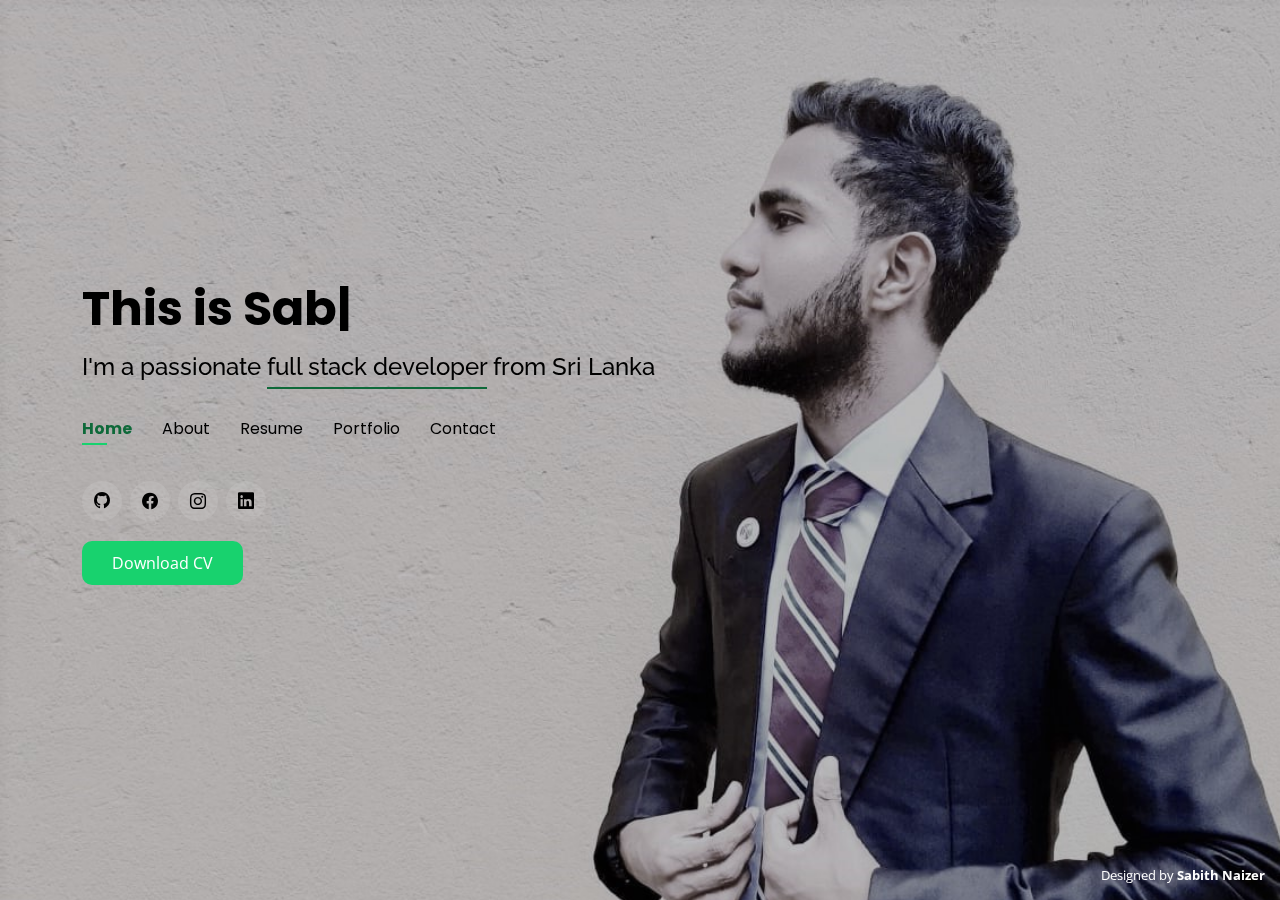
<file: index.html>
<!DOCTYPE html>
<html lang="en">

<head>
  <meta charset="utf-8">
  <meta content="width=device-width, initial-scale=1.0" name="viewport">

  <title>Sabith Naizer</title>
  <meta content="" name="description">
  <meta content="" name="keywords">

  <!-- Favicons -->
  <link href="assets/img/icon.png" rel="icon">
  <link href="assets/img/apple-touch-icon.png" rel="apple-touch-icon">

  <!-- Google Fonts -->
  <link href="https://fonts.googleapis.com/css?family=Open+Sans:300,300i,400,400i,600,600i,700,700i|Raleway:300,300i,400,400i,500,500i,600,600i,700,700i|Poppins:300,300i,400,400i,500,500i,600,600i,700,700i" rel="stylesheet">

  <!-- Vendor CSS Files -->
  <link href="assets/vendor/bootstrap/css/bootstrap.min.css" rel="stylesheet">
  <link href="assets/vendor/bootstrap-icons/bootstrap-icons.css" rel="stylesheet">
  <link href="assets/vendor/boxicons/css/boxicons.min.css" rel="stylesheet">
  <link href="assets/vendor/glightbox/css/glightbox.min.css" rel="stylesheet">
  <link href="assets/vendor/remixicon/remixicon.css" rel="stylesheet">
  <link href="assets/vendor/swiper/swiper-bundle.min.css" rel="stylesheet">

  <!-- Template Main CSS File -->
  <link href="assets/css/style.css" rel="stylesheet">

  <!-- =======================================================
  * Template Name: Personal - v4.2.0
  * Template URL: https://bootstrapmade.com/personal-free-resume-bootstrap-template/
  * Author: BootstrapMade.com
  * License: https://bootstrapmade.com/license/
  ======================================================== -->
</head>

<body>

  <!-- ======= Header ======= -->
  <header id="header">
    <div class="container">

      <h1><a href="index.html">This is <span class="typed" data-typed-items="Sabith Naizer"></span></a></h1>
      <h1 id="h1-top"><a href="index.html">Sabith Naizer</a></h1>
      <h2>I'm a passionate <span>full stack developer</span> from Sri Lanka</h2>

      <nav id="navbar" class="navbar">
        <ul>
          <li><a class="nav-link active" href="#header">Home</a></li>
          <li><a class="nav-link" href="#about">About</a></li>
          <li><a class="nav-link" href="#resume">Resume</a></li>
          <!-- <li><a class="nav-link" href="#services">Services</a></li> -->
          <li><a class="nav-link" href="#portfolio">Portfolio</a></li>
          <li><a class="nav-link" href="#contact">Contact</a></li>
        </ul>
        <i class="bi bi-list mobile-nav-toggle"></i>
      </nav><!-- .navbar -->

      <div class="social-links">
        <a href="https://github.com/SabithNaizer" class="twitter"><i class="bi bi-github"></i></a>
        <a href="https://www.facebook.com/SabithNaizer/" class="facebook"><i class="bi bi-facebook"></i></a>
        <a href="https://www.instagram.com/sabith_naizer/" class="instagram"><i class="bi bi-instagram"></i></a>
        <a href="https://www.linkedin.com/in/sabith-naizer/" class="linkedin"><i class="bi bi-linkedin"></i></a>
      </div>
      <button id="headerCv"   ><a href="assets/CV/Curriculum Vitae.pdf" download="Sabith CV"> Download CV</a> </button>
    </div>
  </header><!-- End Header -->

  <!-- ======= About Section ======= -->
  <section id="about" class="about">

    <!-- ======= About Me ======= -->
    <div class="about-me container">

      <div class="section-title">
        <h2>About</h2>
        <p>Learn more about me</p>
      </div>

      <div class="row">
        <div class="col-lg-4" data-aos="fade-right">
          <img src="assets/img/sabith.png" class="img-fluid" alt="">
        </div>
        <div class="col-lg-8 pt-4 pt-lg-0 content" data-aos="fade-left">
          <h3>Full Stack Developer</h3>
          <p class="fst-italic">
            I am a Computer Science undergraduate who is currently studying at
            Informatics Institute of Technology. I am an effective team player with
            excellent analytical skills and confident in my ability to solve complex
            problems. I am seeking to use my knowledge in Full Stack Development,
            Machine Learning and Data Science as an entry point to the industry
          </p>
          <div class="row">
            <div class="col-lg-6">
              <ul>
                <li><i class="bi bi-chevron-right"></i> <strong>Birthday:</strong> <span>15 January 2000</span></li>
                <li><i class="bi bi-chevron-right" ></i> <strong>Github:</strong> <span>github.com/SabithNaizer</span></li>
                <li><i class="bi bi-chevron-right"></i> <strong>Phone:</strong> <span>+94 76 3274506</span></li>
                <li><i class="bi bi-chevron-right"></i> <strong>City:</strong> <span>Panadura, Sri Lanka</span></li>
              </ul>
            </div>
            <div class="col-lg-6">
              <ul>
                <li><i class="bi bi-chevron-right"></i> <strong>Age:</strong> <span>21</span></li>
                <li><i class="bi bi-chevron-right"></i> <strong>Degree:</strong> <span>BSc. in Computer Science</span></li>
                <li><i class="bi bi-chevron-right"></i> <strong>Email:</strong> <span>sabithnaizer@gmail.com</span></li>
                <li><i class="bi bi-chevron-right"></i> <strong>Linkedin:</strong> <span>linkedin.com/in/sabith-naizer/</span></li>
              </ul>
            </div>
          </div>
        </div>
      </div>

    </div>
    <!-- End About Me -->
    <!-- testing -->

    <!-- ======= Counts ======= -->
    <!-- <div class="counts container">

      <div class="row">

        <div class="col-lg-3 col-md-6">
          <div class="count-box">
            <i class="bi bi-emoji-smile"></i>
            <span data-purecounter-start="0" data-purecounter-end="232" data-purecounter-duration="1" class="purecounter"></span>
            <p>Happy Clients</p>
          </div>
        </div>

        <div class="col-lg-3 col-md-6 mt-5 mt-md-0">
          <div class="count-box">
            <i class="bi bi-journal-richtext"></i>
            <span data-purecounter-start="0" data-purecounter-end="521" data-purecounter-duration="1" class="purecounter"></span>
            <p>Projects</p>
          </div>
        </div>

        <div class="col-lg-3 col-md-6 mt-5 mt-lg-0">
          <div class="count-box">
            <i class="bi bi-headset"></i>
            <span data-purecounter-start="0" data-purecounter-end="1463" data-purecounter-duration="1" class="purecounter"></span>
            <p>Hours Of Support</p>
          </div>
        </div>

        <div class="col-lg-3 col-md-6 mt-5 mt-lg-0">
          <div class="count-box">
            <i class="bi bi-award"></i>
            <span data-purecounter-start="0" data-purecounter-end="24" data-purecounter-duration="1" class="purecounter"></span>
            <p>Awards</p>
          </div>
        </div>

      </div>

    </div>-->
    <!-- End Counts -->

    <!-- ======= Skills  ======= -->
    <div class="skills container">

      <div class="section-title">
        <h2>Skills</h2>
      </div>

      <div class="row skills-content">

        <div class="col-lg-6">

          <div class="progress">
            <span class="skill">HTML <i class="val">70%</i></span>
            <div class="progress-bar-wrap">
              <div class="progress-bar" role="progressbar" aria-valuenow="70" aria-valuemin="0" aria-valuemax="100"></div>
            </div>
          </div>

          <div class="progress">
            <span class="skill">CSS <i class="val">70%</i></span>
            <div class="progress-bar-wrap">
              <div class="progress-bar" role="progressbar" aria-valuenow="70" aria-valuemin="0" aria-valuemax="100"></div>
            </div>
          </div>

          <div class="progress">
            <span class="skill">JavaScript <i class="val">50%</i></span>
            <div class="progress-bar-wrap">
              <div class="progress-bar" role="progressbar" aria-valuenow="50" aria-valuemin="0" aria-valuemax="100"></div>
            </div>
          </div>

          <div class="progress">
            <span class="skill">Flutter <i class="val">50%</i></span>
            <div class="progress-bar-wrap">
              <div class="progress-bar" role="progressbar" aria-valuenow="50" aria-valuemin="0" aria-valuemax="100"></div>
            </div>
          </div>

          <div class="progress">
            <span class="skill">Angular <i class="val">50%</i></span>
            <div class="progress-bar-wrap">
              <div class="progress-bar" role="progressbar" aria-valuenow="50" aria-valuemin="0" aria-valuemax="100"></div>
            </div>
          </div>

          <div class="progress">
            <span class="skill">Play FrameWork <i class="val">70%</i></span>
            <div class="progress-bar-wrap">
              <div class="progress-bar" role="progressbar" aria-valuenow="70" aria-valuemin="0" aria-valuemax="100"></div>
            </div>
          </div>

        </div>

        <div class="col-lg-6">

          <div class="progress">
            <span class="skill">SQL <i class="val">60%</i></span>
            <div class="progress-bar-wrap">
              <div class="progress-bar" role="progressbar" aria-valuenow="60" aria-valuemin="0" aria-valuemax="100"></div>
            </div>
          </div>

          

          <div class="progress">
            <span class="skill">Firebase <i class="val">60%</i></span>
            <div class="progress-bar-wrap">
              <div class="progress-bar" role="progressbar" aria-valuenow="60" aria-valuemin="0" aria-valuemax="100"></div>
            </div>
          </div>
          

          <div class="progress">
            <span class="skill">Java & JavaFX <i class="val">75%</i></span>
            <div class="progress-bar-wrap">
              <div class="progress-bar" role="progressbar" aria-valuenow="75" aria-valuemin="0" aria-valuemax="100"></div>
            </div>
          </div>

          <div class="progress">
            <span class="skill">Python <i class="val">50%</i></span>
            <div class="progress-bar-wrap">
              <div class="progress-bar" role="progressbar" aria-valuenow="50" aria-valuemin="0" aria-valuemax="100"></div>
            </div>
          </div>

          <div class="progress">
            <span class="skill">R <i class="val">50%</i></span>
            <div class="progress-bar-wrap">
              <div class="progress-bar" role="progressbar" aria-valuenow="50" aria-valuemin="0" aria-valuemax="100"></div>
            </div>
          </div>

          <div class="progress">
            <span class="skill">Photoshop <i class="val">75%</i></span>
            <div class="progress-bar-wrap">
              <div class="progress-bar" role="progressbar" aria-valuenow="75" aria-valuemin="0" aria-valuemax="100"></div>
            </div>
          </div>

        </div>

      </div>

    </div><!-- End Skills -->

    <!-- ======= Interests ======= -->
    <div class="interests container">

      <div class="section-title">
        <h2>Soft Skills</h2>
      </div>

      <div class="row">
        <div class="col-lg-3 col-md-4">
          <div class="icon-box">
            <i class="bi bi-flag" style="color: #ffbb2c;"></i>
            <h3>Leadership</h3>
          </div>
        </div>
        <div class="col-lg-3 col-md-4 mt-4 mt-md-0">
          <div class="icon-box">
            <i class="bi bi-people" style="color: #5578ff;"></i>
            <h3>Team Player</h3>
          </div>
        </div>
        <div class="col-lg-3 col-md-4 mt-4 mt-md-0">
          <div class="icon-box">
            <i class="bi bi-mic" style="color: #e80368;"></i>
            <h3>Communication</h3>
          </div>
        </div>
        <div class="col-lg-3 col-md-4 mt-4 mt-lg-0">
          <div class="icon-box">
            <i class="bi bi-clipboard-data" style="color: #e361ff;"></i>
            <h3>Project Management</h3>
          </div>
        </div>
        <div class="col-lg-3 col-md-4 mt-4">
          <div class="icon-box">
            <i class="bi bi-emoji-laughing" style="color: #47aeff;"></i>
            <h3>Problem Solving</h3>
          </div>
        </div>
        <div class="col-lg-3 col-md-4 mt-4">
          <div class="icon-box">
            <i class="ri-gradienter-line" style="color: #ffa76e;"></i>
            <h3>Creative Thinking</h3>
          </div>
        </div>
        <div class="col-lg-3 col-md-4 mt-4">
          <div class="icon-box">
            <i class="bi bi-hand-thumbs-up" style="color: #11dbcf;"></i>
            <h3>Adaptability</h3>
          </div>
        </div>
        <div class="col-lg-3 col-md-4 mt-4">
          <div class="icon-box">
            <i class="bi bi-smartwatch" style="color: #4233ff;"></i>
            <h3>Work Ethic</h3>
          </div>
        </div>
      </div>

    </div><!-- End Interests -->

  </section><!-- End About Section -->

  <!-- ======= Resume Section ======= -->
  <section id="resume" class="resume">
    <div class="container">

      <div class="section-title">
        <h2>Resume</h2>
        <p>Check My Resume</p>
      </div>

      <div class="row">
        <div class="col-lg-6">
          <h3 class="resume-title">Sumary</h3>
          <div class="resume-item pb-0">
            <h4>Mohammed Sabith Naizer</h4>
            <p><em>I am a Computer Science undergraduate who is currently studying at
              Informatics Institute of Technology. I am an effective team player with
              excellent analytical skills and confident in my ability to solve complex
              problems. I am seeking to use my knowledge in Full Stack Development,
              Machine Learning and Data Science as an entry point to the industry</em><p>
            <ul>
              <li>76/01, Ferry Road,
                Henemulla Panadura,
                Sri Lanka.L</li>
              <li>+94 76 3274506</li>
              <li>https://github.com/SabithNaizer</li>
            </ul>
            </p>
          </div>

          <h3 class="resume-title">Education</h3>
          <div class="resume-item">
            <h4>G.C.E. Ordinary Level</h4>
            <h5>2006 - 2016</h5>
            <p><em>Ikra International College</em></p>
          </div>
          <div class="resume-item">
            <h4>G.C.E. Advanced Level </h4>
            <h5>2017-2019</h5>
            <p><em>Zahira College Colombo</em></p>
            <p>Physical Science</p>
          </div>
          <div class="resume-item">
            <h4>Bachelor of Computer Science </h4>
            <h5>2019 - Present</h5>
            <p><em>Informatics Institute of Technology</em></p>
            <p>Affiliated with University of Westminster</p>
          </div>
        </div>
        <div class="col-lg-6">
          <h3 class="resume-title">Volunteer Experience</h3>
          <div class="resume-item">
            <h4>Rotaract Club Member</h4>
            <h5>2019 - Present</h5>
            <p><em>Informatics Institute of Technology</em></p>
          </div>
          <div class="resume-item">
            <h4>Head Prefect</h4>
            <h5>2015 - 2016</h5>
            <p><em>Ikra International College</em></p>
          </div>
        <div class="resume-item">
          <h4>ICT Community Member</h4>
          <h5>2017 - 2019</h5>
          <p><em>Zahira College</em></p>
        </div>
      <div class="resume-item">
        <h4>Interact Club Member</h4>
        <h5>2017 - 2019</h5>
        <p><em>Zahira College</em></p>
      </div>
      <div class="resume-item">
        <h4>Science Society Editor</h4>
        <h5>2018 - 2019</h5>
        <p><em>Zahira College</em></p>
      </div>

      
      
        
      
    </div>

    
      </div>
      <button id="cv"   ><a href="assets/CV/Curriculum Vitae.pdf" download="Sabith CV"> Download CV</a> </button>
    </div>
  </section><!-- End Resume Section -->


  <!-- ======= Portfolio Section ======= -->
  <section id="portfolio" class="portfolio">
    <div class="container">

      <div class="section-title">
        <h2>Portfolio</h2>
        <p>My Works</p>
      </div>

      <div class="row">
        <div class="col-lg-12 d-flex justify-content-center">
          <ul id="portfolio-flters">
            <li data-filter="*" class="filter-active">All</li>
            <li data-filter=".filter-app">App</li>
            <li data-filter=".filter-web">Web</li>
          </ul>
        </div>
      </div>

      <div class="row portfolio-container">

        <div class="col-lg-4 col-md-6 portfolio-item filter-app">
          <div class="portfolio-wrap">
            <img src="assets/img/portfolio/autopredict.gif" class="img-fluid" alt="">
            <div class="portfolio-info">
              <h4>AutoPredict</h4>
              <p>App Development</p>
              <div class="portfolio-links">
                <a href="assets/img/portfolio/predict.gif" data-gallery="portfolioGallery" class="portfolio-lightbox" title="AutoPredict"><i class="bx bx-plus"></i></a>
                <a href="portfolio/auto-predict.html" data-gallery="portfolioDetailsGallery" data-glightbox="type: external" class="portfolio-details-lightbox" title="Portfolio Details"><i class="bx bx-link"></i></a>
              </div>
            </div>
          </div>
        </div>

        <div class="col-lg-4 col-md-6 portfolio-item filter-web">
          <div class="portfolio-wrap">
            <img src="assets/img/portfolio/salah.gif" class="img-fluid" alt="">
            <div class="portfolio-info">
              <h4>Footbase</h4>
              <p>Web Development</p>
              <div class="portfolio-links">
                <a href="assets/img/portfolio/footbase.gif" data-gallery="portfolioGallery" class="portfolio-lightbox" title="Footbase"><i class="bx bx-plus"></i></a>
                <a href="portfolio/footbase.html" data-gallery="portfolioDetailsGallery" data-glightbox="type: external" class="portfolio-details-lightbox" title="Portfolio Details"><i class="bx bx-link"></i></a>
              </div>
            </div>
          </div>
        </div>

        <div class="col-lg-4 col-md-6 portfolio-item filter-app">
          <div class="portfolio-wrap">
            <img src="assets/img/portfolio/financial.gif" class="img-fluid" alt="">
            <div class="portfolio-info">
              <h4>Financial Calculator</h4>
              <p>App Development</p>
              <div class="portfolio-links">
                <a href="assets/img/portfolio/financial.gif" data-gallery="portfolioGallery" class="portfolio-lightbox" title="Financial Calculator"><i class="bx bx-plus"></i></a>
                <a href="portfolio/financial-calculator.html" data-gallery="portfolioDetailsGallery" data-glightbox="type: external" class="portfolio-details-lightbox" title="Portfolio Details"><i class="bx bx-link"></i></a>
              </div>
            </div>
          </div>
        </div>

        <!-- <div class="col-lg-4 col-md-6 portfolio-item filter-card">
          <div class="portfolio-wrap">
            <img src="assets/img/portfolio/portfolio-4.jpg" class="img-fluid" alt="">
            <div class="portfolio-info">
              <h4>Card 2</h4>
              <p>Card</p>
              <div class="portfolio-links">
                <a href="assets/img/portfolio/portfolio-4.jpg" data-gallery="portfolioGallery" class="portfolio-lightbox" title="Card 2"><i class="bx bx-plus"></i></a>
                <a href="portfolio-details.html" data-gallery="portfolioDetailsGallery" data-glightbox="type: external" class="portfolio-details-lightbox" title="Portfolio Details"><i class="bx bx-link"></i></a>
              </div>
            </div>
          </div>
        </div> -->

        <div class="col-lg-4 col-md-6 portfolio-item filter-web">
          <div class="portfolio-wrap">
            <img src="assets/img/portfolio/premier league.gif" class="img-fluid" alt="">
            <div class="portfolio-info">
              <h4>Premier League</h4>
              <p>Web Development</p>
              <div class="portfolio-links">
                <a href="assets/img/portfolio/premier.gif" data-gallery="portfolioGallery" class="portfolio-lightbox" title="Premier League"><i class="bx bx-plus"></i></a>
                <a href="portfolio/premier-league.html" data-gallery="portfolioDetailsGallery" data-glightbox="type: external" class="portfolio-details-lightbox" title="Portfolio Details"><i class="bx bx-link"></i></a>
              </div>
            </div>
          </div>
        </div>

        <div class="col-lg-4 col-md-6 portfolio-item filter-app">
          <div class="portfolio-wrap">
            <img src="assets/img/portfolio/gym.gif" class="img-fluid" alt="">
            <div class="portfolio-info">
              <h4>Gym Management System</h4>
              <p>App Development</p>
              <div class="portfolio-links">
                <a href="assets/img/portfolio/gym.gif" data-gallery="portfolioGallery" class="portfolio-lightbox" title="App 3"><i class="bx bx-plus"></i></a>
                <a href="portfolio/gym-management.html" data-gallery="portfolioDetailsGallery" data-glightbox="type: external" class="portfolio-details-lightbox" title="Portfolio Details"><i class="bx bx-link"></i></a>
              </div>
            </div>
          </div>
        </div>

        <!-- <div class="col-lg-4 col-md-6 portfolio-item filter-card">
          <div class="portfolio-wrap">
            <img src="assets/img/portfolio/portfolio-7.jpg" class="img-fluid" alt="">
            <div class="portfolio-info">
              <h4>Card 1</h4>
              <p>Card</p>
              <div class="portfolio-links">
                <a href="assets/img/portfolio/portfolio-7.jpg" data-gallery="portfolioGallery" class="portfolio-lightbox" title="Card 1"><i class="bx bx-plus"></i></a>
                <a href="portfolio-details.html" data-gallery="portfolioDetailsGallery" data-glightbox="type: external" class="portfolio-details-lightbox" title="Portfolio Details"><i class="bx bx-link"></i></a>
              </div>
            </div>
          </div>
        </div> -->

        <!-- <div class="col-lg-4 col-md-6 portfolio-item filter-card">
          <div class="portfolio-wrap">
            <img src="assets/img/portfolio/portfolio-8.jpg" class="img-fluid" alt="">
            <div class="portfolio-info">
              <h4>Card 3</h4>
              <p>Card</p>
              <div class="portfolio-links">
                <a href="assets/img/portfolio/portfolio-8.jpg" data-gallery="portfolioGallery" class="portfolio-lightbox" title="Card 3"><i class="bx bx-plus"></i></a>
                <a href="portfolio-details.html" data-gallery="portfolioDetailsGallery" data-glightbox="type: external" class="portfolio-details-lightbox" title="Portfolio Details"><i class="bx bx-link"></i></a>
              </div>
            </div>
          </div>
        </div> -->

        <!-- <div class="col-lg-4 col-md-6 portfolio-item filter-web">
          <div class="portfolio-wrap">
            <img src="assets/img/portfolio/portfolio-9.jpg" class="img-fluid" alt="">
            <div class="portfolio-info">
              <h4>Web 3</h4>
              <p>Web</p>
              <div class="portfolio-links">
                <a href="assets/img/portfolio/portfolio-9.jpg" data-gallery="portfolioGallery" class="portfolio-lightbox" title="Web 3"><i class="bx bx-plus"></i></a>
                <a href="portfolio-details.html" data-gallery="portfolioDetailsGallery" data-glightbox="type: external" class="portfolio-details-lightbox" title="Portfolio Details"><i class="bx bx-link"></i></a>
              </div>
            </div>
          </div>
        </div> -->

      </div>

    </div>
  </section><!-- End Portfolio Section -->

  <!-- ======= Contact Section ======= -->
  <section id="contact" class="contact">
    <div class="container">

      <div class="section-title">
        <h2>Contact</h2>
        <p>Contact Me</p>
      </div>

      <div class="row mt-2">

        <div class="col-md-6 d-flex align-items-stretch">
          <div class="info-box">
            <i class="bx bx-map"></i>
            <h3>My Address</h3>
            <p>76/01, Ferry Road,
              Henemulla, Panadura,
              Sri Lanka.</p>
          </div>
        </div>

        <div class="col-md-6 mt-4 mt-md-0 d-flex align-items-stretch">
          <div class="info-box">
            <i class="bx bx-share-alt"></i>
            <h3>Social Profiles</h3>
            <div class="social-links">
              <a href="https://github.com/SabithNaizer" class="twitter"><i class="bi bi-github"></i></a>
              <a href="https://www.facebook.com/SabithNaizer/" class="facebook"><i class="bi bi-facebook"></i></a>
              <a href="https://www.instagram.com/sabith_naizer/" class="instagram"><i class="bi bi-instagram"></i></a>
              <a href="https://www.linkedin.com/in/sabith-naizer/" class="linkedin"><i class="bi bi-linkedin"></i></a>
            </div>
          </div>
        </div>

        <div class="col-md-6 mt-4 d-flex align-items-stretch">
          <div class="info-box">
            <i class="bx bx-envelope"></i>
            <h3>Email Me</h3>
            <p>sabithnaizer@gmail.com</p>
          </div>
        </div>
        <div class="col-md-6 mt-4 d-flex align-items-stretch">
          <div class="info-box">
            <i class="bx bx-phone-call"></i>
            <h3>Call Me</h3>
            <p>+94 76 3274506</p>
          </div>
        </div>
      </div>

      <form action="https://formspree.io/f/mzbyeodd" method="post" role="form">
        <div class="section-title">
          <p style="margin-top: 40px">Say Hello!</p>
        </div>
        <div class="row">
          <div class="col-md-6 form-group">
            <input type="text" name="name" class="form-control" id="name" placeholder="Your Name" required>
          </div>
          <div class="col-md-6 form-group mt-3 mt-md-0">
            <input type="email" class="form-control" name="email" id="email" placeholder="Your Email" required>
          </div>
        </div>
        <div class="form-group mt-3">
          <input type="text" class="form-control" name="subject" id="subject" placeholder="Subject" required>
        </div>
        <div class="form-group mt-3">
          <textarea class="form-control" name="message" rows="5" placeholder="Message" required></textarea>
        </div>
        <div class="text-center"><button type="submit">Send Message</button></div>
      </form>

    </div>
  </section><!-- End Contact Section -->

  <div class="credits">
    <!-- All the links in the footer should remain intact. -->
    <!-- You can delete the links only if you purchased the pro version. -->
    <!-- Licensing information: https://bootstrapmade.com/license/ -->
    <!-- Purchase the pro version with working PHP/AJAX contact form: https://bootstrapmade.com/personal-free-resume-bootstrap-template/ -->
    Designed by <a href="index.html">Sabith Naizer</a>
  </div>

  <!-- Vendor JS Files -->
  <script src="assets/vendor/bootstrap/js/bootstrap.bundle.min.js"></script>
  <script src="assets/vendor/glightbox/js/glightbox.min.js"></script>
  <script src="assets/vendor/isotope-layout/isotope.pkgd.min.js"></script>
  <script src="assets/vendor/php-email-form/validate.js"></script>
  <script src="assets/vendor/purecounter/purecounter.js"></script>
  <script src="assets/vendor/swiper/swiper-bundle.min.js"></script>
  <script src="assets/vendor/waypoints/noframework.waypoints.js"></script>
  <script src="assets/vendor/typed.js/typed.min.js"></script>

  <!-- Template Main JS File -->
  <script src="assets/js/main.js"></script>

</body>

</html>
</file>
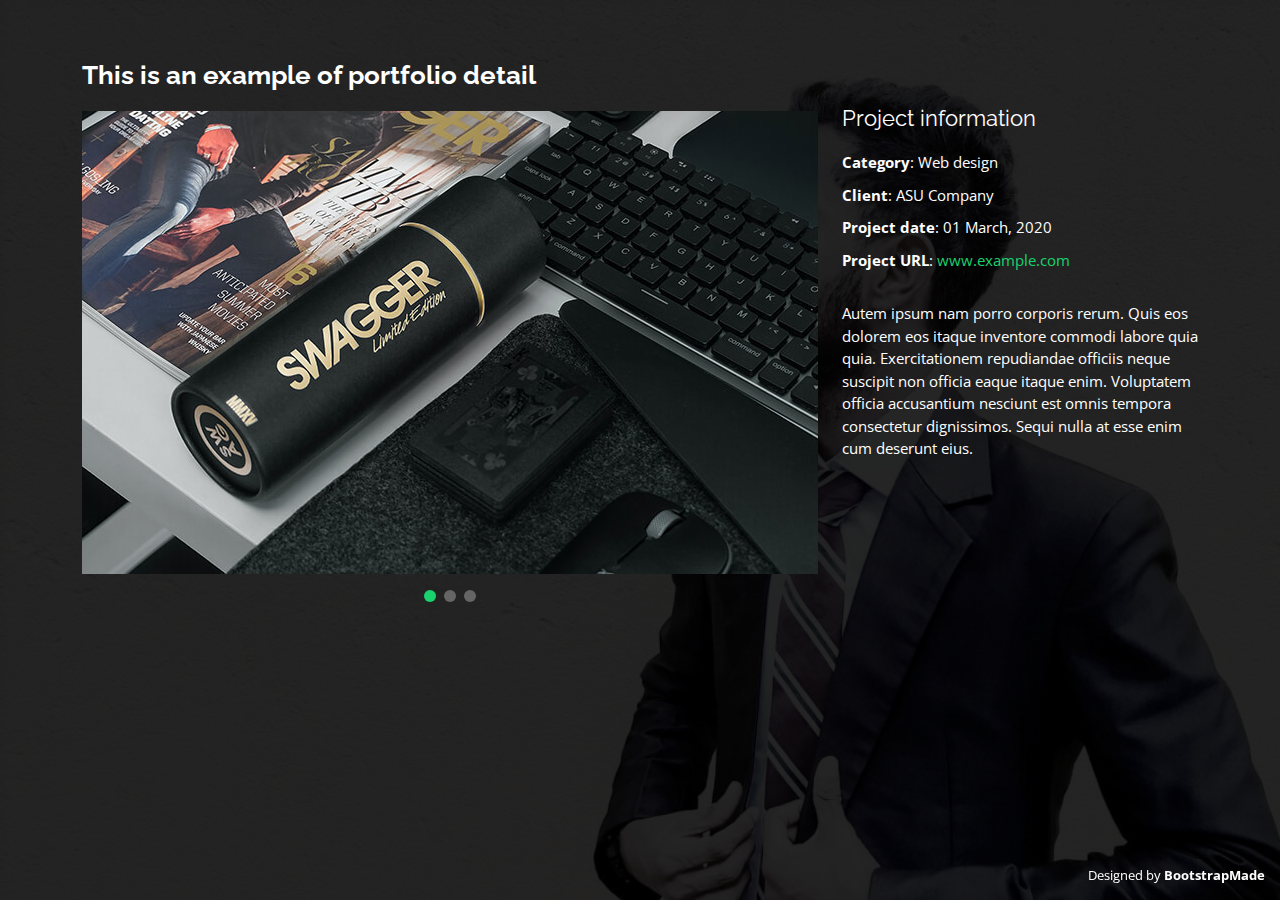
<file: portfolio-details.html>
<!DOCTYPE html>
<html lang="en">

<head>
  <meta charset="utf-8">
  <meta content="width=device-width, initial-scale=1.0" name="viewport">

  <title>Portfolio Details - Personal Bootstrap Template</title>
  <meta content="" name="description">
  <meta content="" name="keywords">

  <!-- Favicons -->
  <link href="assets/img/favicon.png" rel="icon">
  <link href="assets/img/apple-touch-icon.png" rel="apple-touch-icon">

  <!-- Google Fonts -->
  <link href="https://fonts.googleapis.com/css?family=Open+Sans:300,300i,400,400i,600,600i,700,700i|Raleway:300,300i,400,400i,500,500i,600,600i,700,700i|Poppins:300,300i,400,400i,500,500i,600,600i,700,700i" rel="stylesheet">

  <!-- Vendor CSS Files -->
  <link href="assets/vendor/bootstrap/css/bootstrap.min.css" rel="stylesheet">
  <link href="assets/vendor/bootstrap-icons/bootstrap-icons.css" rel="stylesheet">
  <link href="assets/vendor/boxicons/css/boxicons.min.css" rel="stylesheet">
  <link href="assets/vendor/glightbox/css/glightbox.min.css" rel="stylesheet">
  <link href="assets/vendor/remixicon/remixicon.css" rel="stylesheet">
  <link href="assets/vendor/swiper/swiper-bundle.min.css" rel="stylesheet">

  <!-- Template Main CSS File -->
  <link href="assets/css/style.css" rel="stylesheet">

  <!-- =======================================================
  * Template Name: Personal - v4.2.0
  * Template URL: https://bootstrapmade.com/personal-free-resume-bootstrap-template/
  * Author: BootstrapMade.com
  * License: https://bootstrapmade.com/license/
  ======================================================== -->
</head>

<body>

  <main id="main">

    <!-- ======= Portfolio Details ======= -->
    <div id="portfolio-details" class="portfolio-details">
      <div class="container">

        <div class="row">

          <div class="col-lg-8">
            <h2 class="portfolio-title">This is an example of portfolio detail</h2>

            <div class="portfolio-details-slider swiper-container">
              <div class="swiper-wrapper align-items-center">

                <div class="swiper-slide">
                  <img src="assets/img/portfolio/portfolio-details-1.jpg" alt="">
                </div>

                <div class="swiper-slide">
                  <img src="assets/img/portfolio/portfolio-details-2.jpg" alt="">
                </div>

                <div class="swiper-slide">
                  <img src="assets/img/portfolio/portfolio-details-3.jpg" alt="">
                </div>

              </div>
              <div class="swiper-pagination"></div>
            </div>

          </div>

          <div class="col-lg-4 portfolio-info">
            <h3>Project information</h3>
            <ul>
              <li><strong>Category</strong>: Web design</li>
              <li><strong>Client</strong>: ASU Company</li>
              <li><strong>Project date</strong>: 01 March, 2020</li>
              <li><strong>Project URL</strong>: <a href="#">www.example.com</a></li>
            </ul>

            <p>
              Autem ipsum nam porro corporis rerum. Quis eos dolorem eos itaque inventore commodi labore quia quia. Exercitationem repudiandae officiis neque suscipit non officia eaque itaque enim. Voluptatem officia accusantium nesciunt est omnis tempora consectetur dignissimos. Sequi nulla at esse enim cum deserunt eius.
            </p>
          </div>

        </div>

      </div>
    </div><!-- End Portfolio Details -->

  </main><!-- End #main -->

  <div class="credits">
    <!-- All the links in the footer should remain intact. -->
    <!-- You can delete the links only if you purchased the pro version. -->
    <!-- Licensing information: https://bootstrapmade.com/license/ -->
    <!-- Purchase the pro version with working PHP/AJAX contact form: https://bootstrapmade.com/personal-free-resume-bootstrap-template/ -->
    Designed by <a href="https://bootstrapmade.com/">BootstrapMade</a>
  </div>

  <!-- Vendor JS Files -->
  <script src="assets/vendor/bootstrap/js/bootstrap.bundle.min.js"></script>
  <script src="assets/vendor/glightbox/js/glightbox.min.js"></script>
  <script src="assets/vendor/isotope-layout/isotope.pkgd.min.js"></script>
  <script src="assets/vendor/php-email-form/validate.js"></script>
  <script src="assets/vendor/purecounter/purecounter.js"></script>
  <script src="assets/vendor/swiper/swiper-bundle.min.js"></script>
  <script src="assets/vendor/waypoints/noframework.waypoints.js"></script>

  <!-- Template Main JS File -->
  <script src="assets/js/main.js"></script>

</body>

</html>
</file>
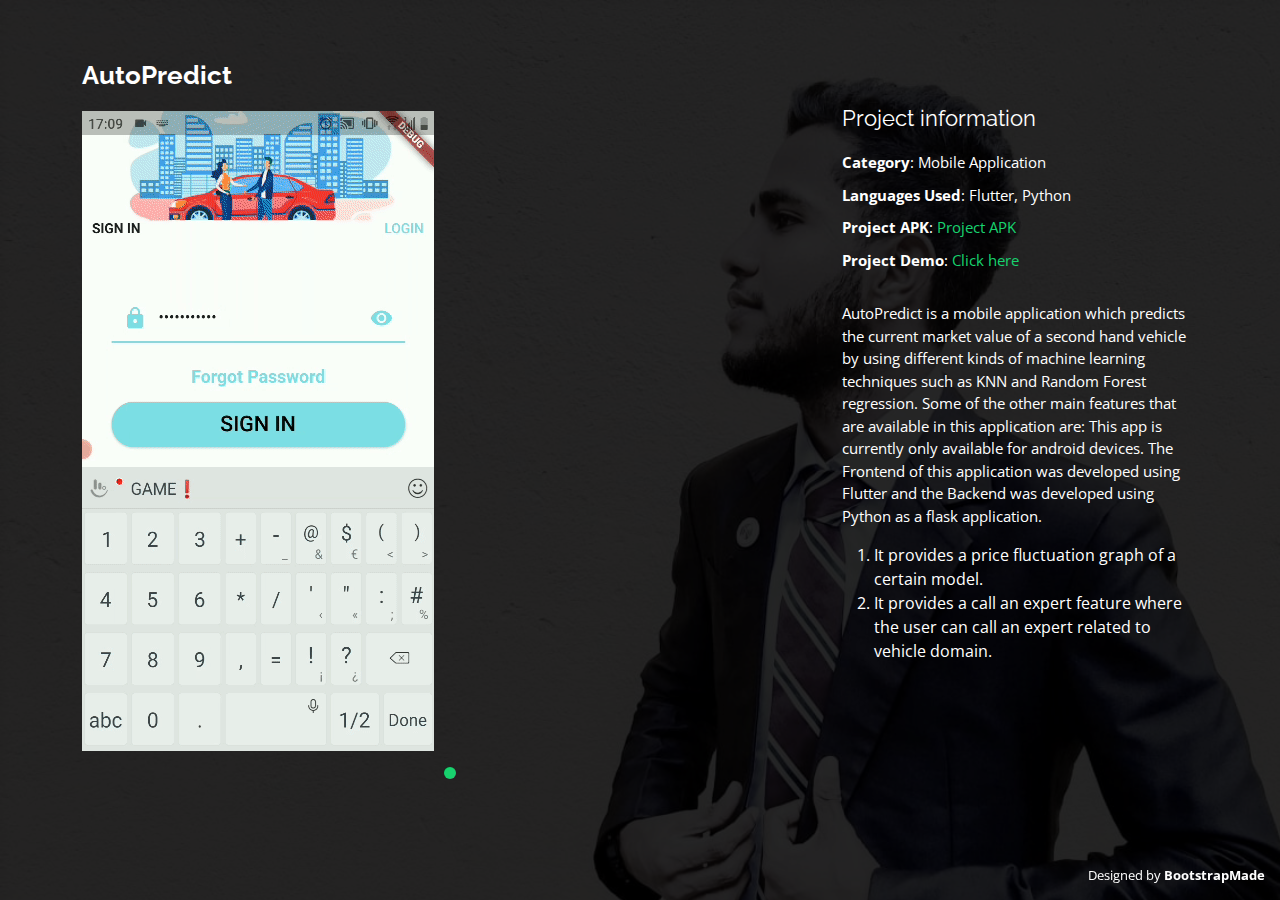
<file: portfolio/auto-predict.html>
<!DOCTYPE html>
<html lang="en">

<head>
  <meta charset="utf-8">
  <meta content="width=device-width, initial-scale=1.0" name="viewport">

  <title>Portfolio Details - Personal Bootstrap Template</title>
  <meta content="" name="description">
  <meta content="" name="keywords">

  <!-- Favicons -->
  <link href="../assets/img/favicon.png" rel="icon">
  <link href="../assets/img/apple-touch-icon.png" rel="apple-touch-icon">

  <!-- Google Fonts -->
  <link href="https://fonts.googleapis.com/css?family=Open+Sans:300,300i,400,400i,600,600i,700,700i|Raleway:300,300i,400,400i,500,500i,600,600i,700,700i|Poppins:300,300i,400,400i,500,500i,600,600i,700,700i" rel="stylesheet">

  <!-- Vendor CSS Files -->
  <link href="../assets/vendor/bootstrap/css/bootstrap.min.css" rel="stylesheet">
  <link href="../assets/vendor/bootstrap-icons/bootstrap-icons.css" rel="stylesheet">
  <link href="../assets/vendor/boxicons/css/boxicons.min.css" rel="stylesheet">
  <link href="../assets/vendor/glightbox/css/glightbox.min.css" rel="stylesheet">
  <link href="../assets/vendor/remixicon/remixicon.css" rel="stylesheet">
  <link href="../assets/vendor/swiper/swiper-bundle.min.css" rel="stylesheet">

  <!-- Template Main CSS File -->
  <link href="../assets/css/style.css" rel="stylesheet">

  <!-- =======================================================
  * Template Name: Personal - v4.2.0
  * Template URL: https://bootstrapmade.com/personal-free-resume-bootstrap-template/
  * Author: BootstrapMade.com
  * License: https://bootstrapmade.com/license/
  ======================================================== -->
</head>

<body>

  <main id="main">

    <!-- ======= Portfolio Details ======= -->
    <div id="portfolio-details" class="portfolio-details">
      <div class="container">

        <div class="row">

          <div class="col-lg-8">
            <h2 class="portfolio-title">AutoPredict</h2>

            <div class="portfolio-details-slider swiper-container">
              <div class="swiper-wrapper align-items-center">

                <div class="swiper-slide">
                  <img src="../assets/img/portfolio/predict.gif" alt="">
                </div>

                <!-- <div class="swiper-slide">
                  <img src="../assets/img/portfolio/portfolio-details-2.jpg" alt="">
                </div>

                <div class="swiper-slide">
                  <img src="../assets/img/portfolio/portfolio-details-3.jpg" alt="">
                </div> -->

              </div>
              <div class="swiper-pagination"></div>
            </div>

          </div>

          <div class="col-lg-4 portfolio-info">
            <h3>Project information</h3>
            <ul>
              <li><strong>Category</strong>: Mobile Application</li>
              <li><strong>Languages Used</strong>: Flutter, Python</li>
              <li><strong>Project APK</strong>: <a href="https://drive.google.com/drive/folders/1nw5eshyNgp-j_1sJXjeUHJdBg_LE85Bb">Project APK</a></li>
              <li><strong>Project Demo</strong>: <a href="https://bit.ly/3uHEuDs">Click here</a></li>
            </ul>

            <p>
              AutoPredict is a mobile application which predicts the current market value of a second hand vehicle by using different kinds of machine learning techniques such as KNN and Random Forest regression. Some of the other main features that are available in this application are:
          
                This app is currently only available for android devices. The Frontend of this application was developed using Flutter and the Backend was developed using Python as a flask application.
            </p>
            <ol>
              <li>It provides a price fluctuation graph of a certain model.</li>
              <li>It provides a call an expert feature where the user can call an expert related to vehicle domain.</li>
            </ol>
          </div>

        </div>

      </div>
    </div><!-- End Portfolio Details -->

  </main><!-- End #main -->

  <div class="credits">
    <!-- All the links in the footer should remain intact. -->
    <!-- You can delete the links only if you purchased the pro version. -->
    <!-- Licensing information: https://bootstrapmade.com/license/ -->
    <!-- Purchase the pro version with working PHP/AJAX contact form: https://bootstrapmade.com/personal-free-resume-bootstrap-template/ -->
    Designed by <a href="https://bootstrapmade.com/">BootstrapMade</a>
  </div>

  <!-- Vendor JS Files -->
  <script src="../assets/vendor/bootstrap/js/bootstrap.bundle.min.js"></script>
  <script src="../assets/vendor/glightbox/js/glightbox.min.js"></script>
  <script src="../assets/vendor/isotope-layout/isotope.pkgd.min.js"></script>
  <script src="../assets/vendor/php-email-form/validate.js"></script>
  <script src="../assets/vendor/purecounter/purecounter.js"></script>
  <script src="../assets/vendor/swiper/swiper-bundle.min.js"></script>
  <script src="../assets/vendor/waypoints/noframework.waypoints.js"></script>

  <!-- Template Main JS File -->
  <script src="../assets/js/main.js"></script>

</body>

</html>
</file>
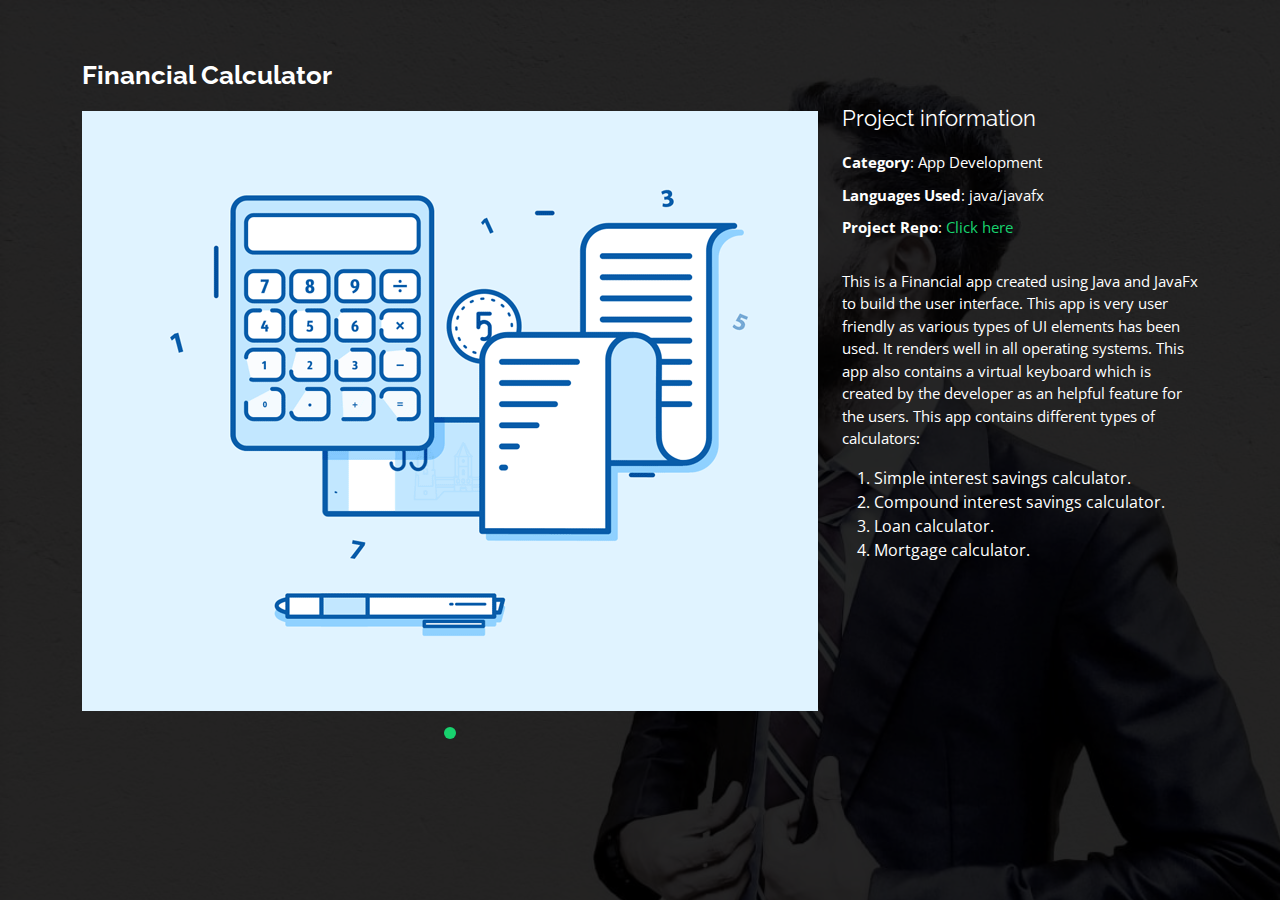
<file: portfolio/financial-calculator.html>
<!DOCTYPE html>
<html lang="en">

<head>
  <meta charset="utf-8">
  <meta content="width=device-width, initial-scale=1.0" name="viewport">

  <title>Portfolio Details - Personal Bootstrap Template</title>
  <meta content="" name="description">
  <meta content="" name="keywords">

  <!-- Favicons -->
  <link href="../assets/img/favicon.png" rel="icon">
  <link href="../assets/img/apple-touch-icon.png" rel="apple-touch-icon">

  <!-- Google Fonts -->
  <link href="https://fonts.googleapis.com/css?family=Open+Sans:300,300i,400,400i,600,600i,700,700i|Raleway:300,300i,400,400i,500,500i,600,600i,700,700i|Poppins:300,300i,400,400i,500,500i,600,600i,700,700i" rel="stylesheet">

  <!-- Vendor CSS Files -->
  <link href="../assets/vendor/bootstrap/css/bootstrap.min.css" rel="stylesheet">
  <link href="../assets/vendor/bootstrap-icons/bootstrap-icons.css" rel="stylesheet">
  <link href="../assets/vendor/boxicons/css/boxicons.min.css" rel="stylesheet">
  <link href="../assets/vendor/glightbox/css/glightbox.min.css" rel="stylesheet">
  <link href="../assets/vendor/remixicon/remixicon.css" rel="stylesheet">
  <link href="../assets/vendor/swiper/swiper-bundle.min.css" rel="stylesheet">

  <!-- Template Main CSS File -->
  <link href="../assets/css/style.css" rel="stylesheet">

  <!-- =======================================================
  * Template Name: Personal - v4.2.0
  * Template URL: https://bootstrapmade.com/personal-free-resume-bootstrap-template/
  * Author: BootstrapMade.com
  * License: https://bootstrapmade.com/license/
  ======================================================== -->
</head>

<body>

  <main id="main">

    <!-- ======= Portfolio Details ======= -->
    <div id="portfolio-details" class="portfolio-details">
      <div class="container">

        <div class="row">

          <div class="col-lg-8">
            <h2 class="portfolio-title">Financial Calculator</h2>

            <div class="portfolio-details-slider swiper-container">
              <div class="swiper-wrapper align-items-center">

                <div class="swiper-slide">
                  <img src="../assets/img/portfolio/financial.gif" alt="">
                </div>

                <!-- <div class="swiper-slide">
                  <img src="../assets/img/portfolio/portfolio-details-2.jpg" alt="">
                </div>

                <div class="swiper-slide">
                  <img src="../assets/img/portfolio/portfolio-details-3.jpg" alt="">
                </div> -->

              </div>
              <div class="swiper-pagination"></div>
            </div>

          </div>

          <div class="col-lg-4 portfolio-info">
            <h3>Project information</h3>
            <ul>
              <li><strong>Category</strong>: App Development</li>
              <li><strong>Languages Used</strong>: java/javafx</li>
              <!-- <li><strong>Project APK</strong>: <a href="https://drive.google.com/drive/folders/1nw5eshyNgp-j_1sJXjeUHJdBg_LE85Bb">Project APK</a></li> -->
              <li><strong>Project Repo</strong>: <a href="https://bit.ly/3uHEuDs">Click here</a></li>
            </ul>

            <p>
                This is a Financial app created using Java and JavaFx to build the user interface. 
                This app is very user friendly as various types of UI elements has been used. 
                It renders well in all operating systems. This app also contains a virtual keyboard which is created by the developer as an helpful feature for the users. This app contains different types of calculators:

            
            </p>
            <ol>
              <li> Simple interest savings calculator.</li>
              <li>Compound interest savings calculator.</li>
              <li>Loan calculator.</li>
              <li>Mortgage calculator.</li>

            </ol>
          </div>

        </div>

      </div>
    </div><!-- End Portfolio Details -->

  </main><!-- End #main -->

  <div class="credits">
    <!-- All the links in the footer should remain intact. -->
    <!-- You can delete the links only if you purchased the pro version. -->
    <!-- Licensing information: https://bootstrapmade.com/license/ -->
    <!-- Purchase the pro version with working PHP/AJAX contact form: https://bootstrapmade.com/personal-free-resume-bootstrap-template/ -->
   <!-- ? Designed by <a href="https://bootstrapmade.com/">BootstrapMade</a> -->
  </div>

  <!-- Vendor JS Files -->
  <script src="../assets/vendor/bootstrap/js/bootstrap.bundle.min.js"></script>
  <script src="../assets/vendor/glightbox/js/glightbox.min.js"></script>
  <script src="../assets/vendor/isotope-layout/isotope.pkgd.min.js"></script>
  <script src="../assets/vendor/php-email-form/validate.js"></script>
  <script src="../assets/vendor/purecounter/purecounter.js"></script>
  <script src="../assets/vendor/swiper/swiper-bundle.min.js"></script>
  <script src="../assets/vendor/waypoints/noframework.waypoints.js"></script>

  <!-- Template Main JS File -->
  <script src="../assets/js/main.js"></script>

</body>

</html>
</file>
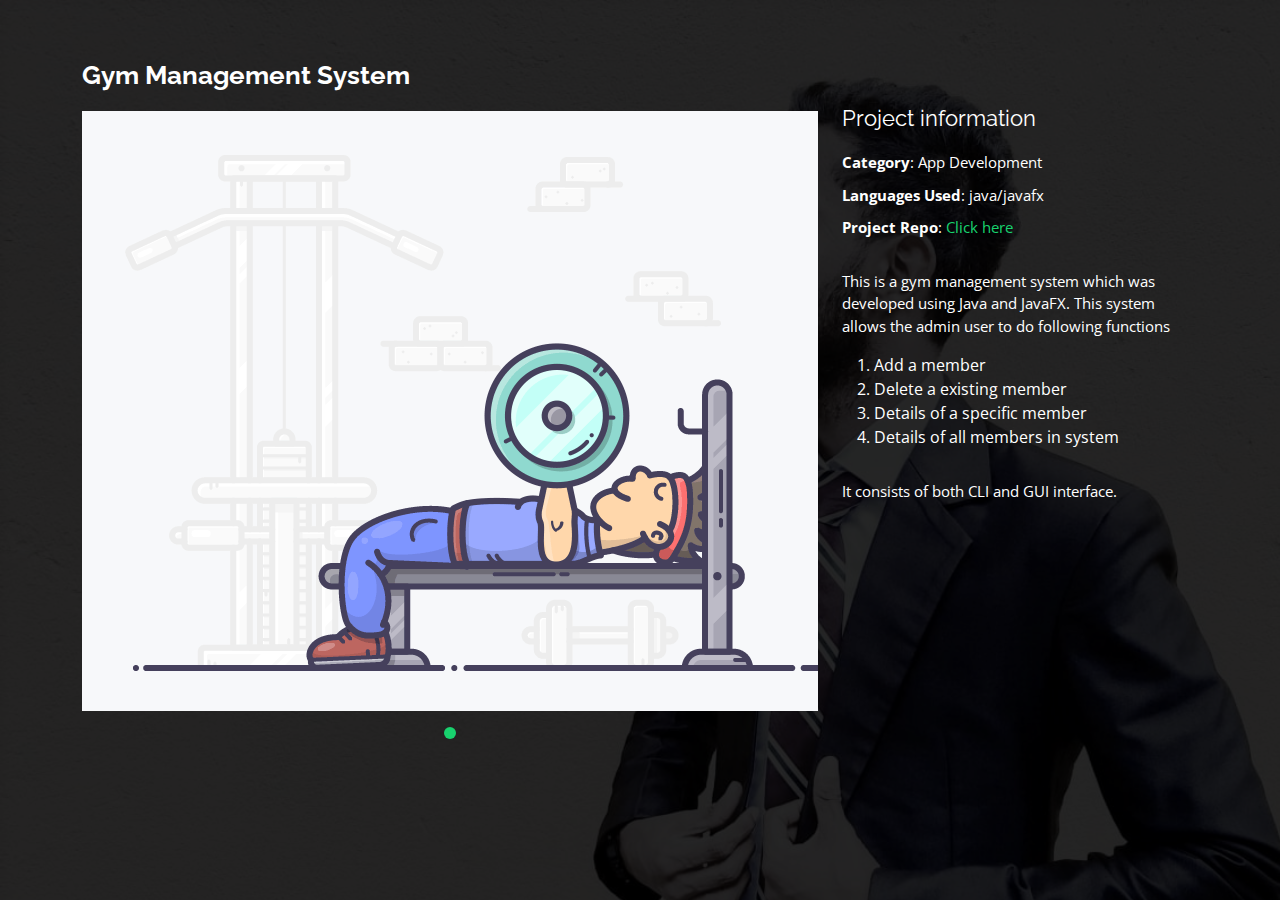
<file: portfolio/gym-management.html>
<!DOCTYPE html>
<html lang="en">

<head>
  <meta charset="utf-8">
  <meta content="width=device-width, initial-scale=1.0" name="viewport">

  <title>Portfolio Details - Personal Bootstrap Template</title>
  <meta content="" name="description">
  <meta content="" name="keywords">

  <!-- Favicons -->
  <link href="../assets/img/favicon.png" rel="icon">
  <link href="../assets/img/apple-touch-icon.png" rel="apple-touch-icon">

  <!-- Google Fonts -->
  <link href="https://fonts.googleapis.com/css?family=Open+Sans:300,300i,400,400i,600,600i,700,700i|Raleway:300,300i,400,400i,500,500i,600,600i,700,700i|Poppins:300,300i,400,400i,500,500i,600,600i,700,700i" rel="stylesheet">

  <!-- Vendor CSS Files -->
  <link href="../assets/vendor/bootstrap/css/bootstrap.min.css" rel="stylesheet">
  <link href="../assets/vendor/bootstrap-icons/bootstrap-icons.css" rel="stylesheet">
  <link href="../assets/vendor/boxicons/css/boxicons.min.css" rel="stylesheet">
  <link href="../assets/vendor/glightbox/css/glightbox.min.css" rel="stylesheet">
  <link href="../assets/vendor/remixicon/remixicon.css" rel="stylesheet">
  <link href="../assets/vendor/swiper/swiper-bundle.min.css" rel="stylesheet">

  <!-- Template Main CSS File -->
  <link href="../assets/css/style.css" rel="stylesheet">

  <!-- =======================================================
  * Template Name: Personal - v4.2.0
  * Template URL: https://bootstrapmade.com/personal-free-resume-bootstrap-template/
  * Author: BootstrapMade.com
  * License: https://bootstrapmade.com/license/
  ======================================================== -->
</head>

<body>

  <main id="main">

    <!-- ======= Portfolio Details ======= -->
    <div id="portfolio-details" class="portfolio-details">
      <div class="container">

        <div class="row">

          <div class="col-lg-8">
            <h2 class="portfolio-title">Gym Management System</h2>

            <div class="portfolio-details-slider swiper-container">
              <div class="swiper-wrapper align-items-center">

                <div class="swiper-slide">
                  <img src="../assets/img/portfolio/gym.gif" alt="">
                </div>

                <!-- <div class="swiper-slide">
                  <img src="../assets/img/portfolio/portfolio-details-2.jpg" alt="">
                </div>

                <div class="swiper-slide">
                  <img src="../assets/img/portfolio/portfolio-details-3.jpg" alt="">
                </div> -->

              </div>
              <div class="swiper-pagination"></div>
            </div>

          </div>

          <div class="col-lg-4 portfolio-info">
            <h3>Project information</h3>
            <ul>
              <li><strong>Category</strong>: App Development</li>
              <li><strong>Languages Used</strong>: java/javafx</li>
              <!-- <li><strong>Project APK</strong>: <a href="https://drive.google.com/drive/folders/1nw5eshyNgp-j_1sJXjeUHJdBg_LE85Bb">Project APK</a></li> -->
              <li><strong>Project Repo</strong>: <a href="https://bit.ly/3uHEuDs">Click here</a></li>
            </ul>

            <p>
                This is a gym management system which was developed using Java and JavaFX. 
                This system allows the admin user to do following functions
            </p>
            <ol>
              <li> Add a member </li>
              <li>Delete a existing member</li>
              <li>Details of a specific member</li>
              <li>Details of all members in system</li>

            </ol>
            <p>It consists of both CLI and GUI interface.</p>
          </div>

        </div>

      </div>
    </div><!-- End Portfolio Details -->

  </main><!-- End #main -->

  <div class="credits">
    <!-- All the links in the footer should remain intact. -->
    <!-- You can delete the links only if you purchased the pro version. -->
    <!-- Licensing information: https://bootstrapmade.com/license/ -->
    <!-- Purchase the pro version with working PHP/AJAX contact form: https://bootstrapmade.com/personal-free-resume-bootstrap-template/ -->
   <!-- ? Designed by <a href="https://bootstrapmade.com/">BootstrapMade</a> -->
  </div>

  <!-- Vendor JS Files -->
  <script src="../assets/vendor/bootstrap/js/bootstrap.bundle.min.js"></script>
  <script src="../assets/vendor/glightbox/js/glightbox.min.js"></script>
  <script src="../assets/vendor/isotope-layout/isotope.pkgd.min.js"></script>
  <script src="../assets/vendor/php-email-form/validate.js"></script>
  <script src="../assets/vendor/purecounter/purecounter.js"></script>
  <script src="../assets/vendor/swiper/swiper-bundle.min.js"></script>
  <script src="../assets/vendor/waypoints/noframework.waypoints.js"></script>

  <!-- Template Main JS File -->
  <script src="../assets/js/main.js"></script>

</body>

</html>
</file>
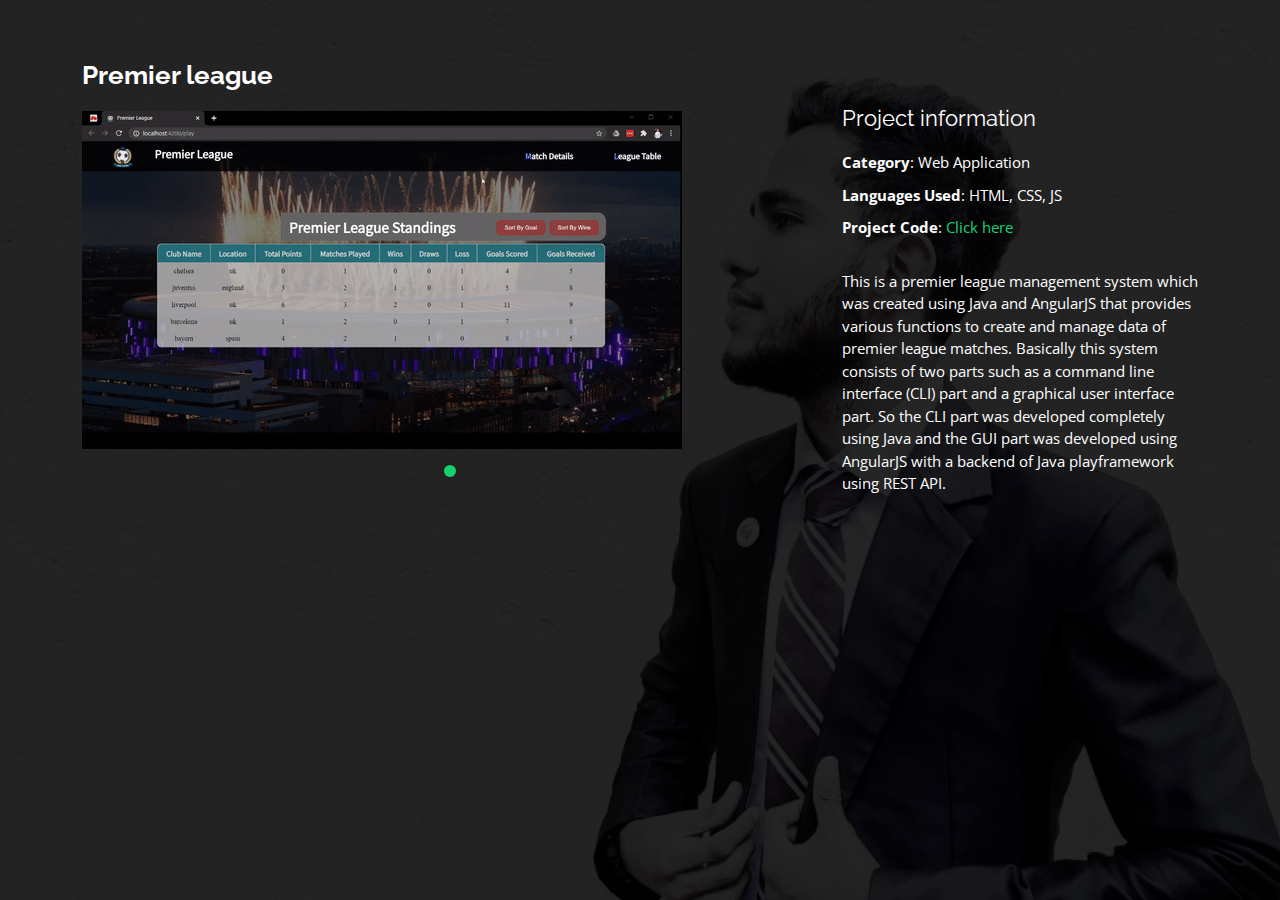
<file: portfolio/premier-league.html>
<!DOCTYPE html>
<html lang="en">

<head>
  <meta charset="utf-8">
  <meta content="width=device-width, initial-scale=1.0" name="viewport">

  <title>Portfolio Details - Personal Bootstrap Template</title>
  <meta content="" name="description">
  <meta content="" name="keywords">

  <!-- Favicons -->
  <link href="../assets/img/favicon.png" rel="icon">
  <link href="../assets/img/apple-touch-icon.png" rel="apple-touch-icon">

  <!-- Google Fonts -->
  <link href="https://fonts.googleapis.com/css?family=Open+Sans:300,300i,400,400i,600,600i,700,700i|Raleway:300,300i,400,400i,500,500i,600,600i,700,700i|Poppins:300,300i,400,400i,500,500i,600,600i,700,700i" rel="stylesheet">

  <!-- Vendor CSS Files -->
  <link href="../assets/vendor/bootstrap/css/bootstrap.min.css" rel="stylesheet">
  <link href="../assets/vendor/bootstrap-icons/bootstrap-icons.css" rel="stylesheet">
  <link href="../assets/vendor/boxicons/css/boxicons.min.css" rel="stylesheet">
  <link href="../assets/vendor/glightbox/css/glightbox.min.css" rel="stylesheet">
  <link href="../assets/vendor/remixicon/remixicon.css" rel="stylesheet">
  <link href="../assets/vendor/swiper/swiper-bundle.min.css" rel="stylesheet">

  <!-- Template Main CSS File -->
  <link href="../assets/css/style.css" rel="stylesheet">

  <!-- =======================================================
  * Template Name: Personal - v4.2.0
  * Template URL: https://bootstrapmade.com/personal-free-resume-bootstrap-template/
  * Author: BootstrapMade.com
  * License: https://bootstrapmade.com/license/
  ======================================================== -->
</head>

<body>

  <main id="main">

    <!-- ======= Portfolio Details ======= -->
    <div id="portfolio-details" class="portfolio-details">
      <div class="container">

        <div class="row">

          <div class="col-lg-8">
            <h2 class="portfolio-title">Premier league</h2>

            <div class="portfolio-details-slider swiper-container">
              <div class="swiper-wrapper align-items-center">

                <div class="swiper-slide">
                  <img src="../assets/img/portfolio/premier.gif" alt="">
                </div>

                <!-- <div class="swiper-slide">
                  <img src="https://livingbetweenworlds.files.wordpress.com/2014/06/fifa-world-cup-all-star-wallpaper.jpg" alt="">
                </div> -->

                <!-- <div class="swiper-slide">
                  <img src="https://encrypted-tbn0.gstatic.com/images?q=tbn:ANd9GcRsaF4u467q273A4kQKuuo6MzEUUm-xGm0cEA&usqp=CAU" alt="">
                </div> -->

              </div>
              <div class="swiper-pagination"></div>
            </div>

          </div>

          <div class="col-lg-4 portfolio-info">
            <h3>Project information</h3>
            <ul>
              <li><strong>Category</strong>: Web Application</li>
              <li><strong>Languages Used</strong>: HTML, CSS, JS</li>
              <li><strong>Project Code</strong>: <a href="https://bit.ly/3uHEuDs">Click here</a></li>
            </ul>

            <p>
                This is a premier league management system which was created using Java and AngularJS that provides various functions to create and manage data of premier league matches.
                Basically this system consists of two parts such as a command line interface (CLI) part and a graphical user interface part.
                So the CLI part was developed completely using Java and the GUI part was developed using AngularJS with a backend of Java playframework using REST API.
            </p>
          </div>

        </div>

      </div>
    </div><!-- End Portfolio Details -->

  </main><!-- End #main -->

  <div class="credits">
    <!-- All the links in the footer should remain intact. -->
    <!-- You can delete the links only if you purchased the pro version. -->
    <!-- Licensing information: https://bootstrapmade.com/license/ -->
    <!-- Purchase the pro version with working PHP/AJAX contact form: https://bootstrapmade.com/personal-free-resume-bootstrap-template/ -->
    <!-- Designed by <a href="https://bootstrapmade.com/">BootstrapMade</a> -->
  </div>

  <!-- Vendor JS Files -->
  <script src="../assets/vendor/bootstrap/js/bootstrap.bundle.min.js"></script>
  <script src="../assets/vendor/glightbox/js/glightbox.min.js"></script>
  <script src="../assets/vendor/isotope-layout/isotope.pkgd.min.js"></script>
  <script src="../assets/vendor/php-email-form/validate.js"></script>
  <script src="../assets/vendor/purecounter/purecounter.js"></script>
  <script src="../assets/vendor/swiper/swiper-bundle.min.js"></script>
  <script src="../assets/vendor/waypoints/noframework.waypoints.js"></script>

  <!-- Template Main JS File -->
  <script src="../assets/js/main.js"></script>

</body>

</html>
</file>
<file: assets/css/style.css>
/**
* Template Name: Personal - v4.2.0
* Template URL: https://bootstrapmade.com/personal-free-resume-bootstrap-template/
* Author: BootstrapMade.com
* License: https://bootstrapmade.com/license/
*/

/*--------------------------------------------------------------
# General
--------------------------------------------------------------*/
body {
  font-family: "Open Sans", sans-serif;
  background-color: #040404;
  color: #fff;
  position: relative;
  background: transparent;
}

body::before {
  content: "";
  position: fixed;
  background: #040404 url("../img/pro.jpeg") top right no-repeat;
  background-size: cover;
  left: 0;
  right: 0;
  top: 0;
  height: 100vh;
  z-index: -1;
  
}


a {
  
  color: #18d26e;
  text-decoration: none;
}

a:hover {
  color: #35e888;
  text-decoration: none;
}

h1, h2, h3, h4, h5, h6 {
  font-family: "Raleway", sans-serif;
}

/*--------------------------------------------------------------
# Header
--------------------------------------------------------------*/
#header {
  transition: ease-in-out 0.3s;
  position: relative;
  height: 100vh;
  display: flex;
  align-items: center;
  z-index: 997;
  overflow-y: auto;
}

#header * {
  transition: ease-in-out 0.3s;
}

#header h1 {
  font-size: 48px;
  margin: 0;
  padding: 0;
  line-height: 1;
  font-weight: 700;
  font-family: "Poppins", sans-serif;
}

#header #h1-top {
  display: none;
}

#header h1 a, #header h1 a:hover {
  line-height: 1;
  display: inline-block;
  color: black;
}

#header h2 {
  font-size: 24px;
  margin-top: 20px;
  color: black;
}

#header h2 span {
  color: black;
  border-bottom: 2px solid #0e6939;
  padding-bottom: 6px;
}

#header img {
  padding: 0;
  margin: 0;
}
#headerCv{
  margin: 20px 0 30px 0px;
  background-color: #18d26e;
  color: white;
  padding: 10px 30px ;
  border-radius: 10px;
  border: none;
  transition: 0.5s;
  
}

#cv{
  margin-left: 80%;
  background-color: #18d26e;
  color: white;
  padding: 10px 30px ;
  border-radius: 10px;
  border: none;
  transition: 0.5s;

}


#cv:hover,#headerCv:hover{
  transform:scale(1.1) ;
  background-color: lightgray;
}
#cv a:hover,#headerCv a:hover{
  color:black ;
  font-weight: bold;
}
#cv a,#headerCv a{
  color: white;
  text-decoration: none;
  
  
}

#header .social-links {
  margin-top: 40px;
  display: flex;
}

#header .social-links a {
  font-size: 16px;
  display: flex;
  justify-content: center;
  align-items: center;
  background: rgba(255, 255, 255, 0.1);
  color: black;
  line-height: 1;
  margin-right: 8px;
  border-radius: 50%;
  width: 40px;
  height: 40px;
}

#header .social-links a:hover {
  background: #18d26e;
}

@media (max-width: 992px) {
  #header h1 {
    font-size: 30px;
  }

  #cv{
    margin :40px 0 0 0;
    font-weight: bold;
    
  }
  
  body::before{
    background: #040404 url("../img/pro1.jpeg") top right no-repeat;
    background-size: cover;  
  }
  
  #header h1 a{
    margin-top:50px;
    color: white;
    text-shadow: 50px 50px 100px #000;
  }
  #header h2 {
    text-align: center;
    color: #fff;
    font-size: 18px;
    line-height: 30px;
  }
  #header h2 span{
    color: #fff;
  }
  #header .social-links {
    margin-top: 15px;
    color:#fff;
  }
  #header .container {
    display: flex;
    flex-direction: column;
    align-items: center;
  }

  #header .social-links a{
    margin-top: -25px;
    color:#fff;
  }
}

/* Header Top */
#header.header-top {
  height: 80px;
  position: absolute;
  left: 0;
  top: 0;
  right: 0;
  background: rgba(0, 0, 0, 0.2);
}


#header.header-top a{
  color:black;
}

#header.header-top .social-links, #header.header-top h2,#header.header-top #headerCv {
  display: none;
}

#header.header-top h1 {
  display: none;
}

#header.header-top #h1-top{
  display: block;
  margin-right: auto;
  font-size: 36px;
}

#header.header-top .container {
  display: flex;
  align-items: center;
}

#header.header-top .navbar {
  margin: 0;
}

@media (max-width: 768px) {
  #header.header-top {
    height: 60px;
  }
  
  #header.header-top h1 a {
    font-size: 20px;
    text-transform: uppercase;
    margin-top: -40px;
    color: black;
  }
}

/*--------------------------------------------------------------
# Navigation Menu
--------------------------------------------------------------*/
/**
* Desktop Navigation 
*/
.navbar {
  padding: 0;
  margin-top: 35px;
}

.navbar ul {
  margin: 0;
  padding: 0;
  display: flex;
  list-style: none;
  align-items: center;
}

.navbar li {
  position: relative;
}

.navbar li + li {
  margin-left: 30px;
}

.navbar a {
  display: flex;
  align-items: center;
  justify-content: space-between;
  padding: 0;
  font-family: "Poppins", sans-serif;
  font-size: 16px;
  font-weight: 400;
  color: black;
  white-space: nowrap;
  transition: 0.3s;
}

.navbar a i {
  font-size: 12px;
  line-height: 0;
  margin-left: 5px;
}

.navbar a:before {
  content: "";
  position: absolute;
  width: 0;
  height: 2px;
  bottom: -4px;
  left: 0;
  background-color: #18d26e;
  visibility: hidden;
  width: 0px;
  transition: all 0.3s ease-in-out 0s;
}

.navbar a:hover:before, .navbar li:hover > a:before, .navbar .active:before {
  visibility: visible;
  width: 25px;
}

.navbar a:hover, .navbar .active, .navbar li:hover > a {
  color: #0e6939;
  font-weight: bold;
}

/**
* Mobile Navigation 
*/
.mobile-nav-toggle {
  color: black;
  font-size: 28px;
  cursor: pointer;
  display: none;
  line-height: 0;
  transition: 0.5s;
  position: fixed;
  right: 15px;
  top: 15px;
}

@media (max-width: 991px) {
  .mobile-nav-toggle {
    display: block;
  }
  .navbar ul {
    display: none;
  }
  .navbar a{
    color: #fff;
  }
  #header.header-top a{
    color:white;
  }
  
}

.navbar-mobile {
  position: fixed;
  overflow: hidden;
  top: 0;
  right: 0;
  left: 0;
  bottom: 0;
  background: rgba(0, 0, 0);
  transition: 0.3s;
  z-index: 999;
  margin-top: 0;
}

.navbar-mobile .mobile-nav-toggle {
  position: absolute;
  top: 15px;
  right: 15px;
}

.navbar-mobile ul {
  display: block;
  margin-left: 32%;
  overflow-y: auto;
  transition: 0.3s;
  
}

.navbar-mobile li {
  padding: 25px 20px;
}

.navbar-mobile li + li {
  margin: 0;
}

.navbar-mobile a {
  font-size: 25px;
  position: relative;
}

/*--------------------------------------------------------------
# Sections General
--------------------------------------------------------------*/
section {
  overflow: hidden;
  position: absolute;
  width: 100%;
  top: 140px;
  bottom: 100%;
  opacity: 0;
  transition: ease-in-out 0.4s;
  z-index: 2;
  border-radius: 50px;
}

section.section-show {
  top: 100px;
  bottom: auto;
  opacity: 1;
  padding-bottom: 45px;
}

section .container {
  background: rgba(0, 0, 0, 0.7);
  padding: 70px;
  margin-bottom: 20px;
  border-radius: 30px;
}

@media (max-width: 768px) {
  section {
    top: 120px;
    border-radius:0;
  }
  section.section-show {
    top: 80px;
  }
  section .container {
    padding:40px;
    text-align: center;
  }
  .about-me .content{
    font-size:13px;
  }
}

.section-title h2 {
  font-size: 14px;
  font-weight: 500;
  padding: 0;
  line-height: 1px;
  margin: 0 0 20px 0;
  letter-spacing: 2px;
  text-transform: uppercase;
  color: #aaaaaa;
  font-family: "Poppins", sans-serif;
}

.section-title h2::after {
  content: "";
  width: 120px;
  height: 1px;
  display: inline-block;
  background: #4ceb95; 
  margin: 4px 10px;
}

.section-title p {
  margin: 0;
  margin: -15px 0 15px 0;
  font-size: 36px;
  font-weight: 700;
  text-transform: uppercase;
  font-family: "Poppins", sans-serif;
  color: #fff;
}

/*--------------------------------------------------------------
# About
--------------------------------------------------------------*/
.about-me .content h3 {
  font-weight: 700;
  font-size: 26px;
  color: #18d26e;
}

.about-me .content ul {
  list-style: none;
  padding: 0;
}

.about-me .content ul li {
  margin-bottom: 20px;
  display: flex;
  align-items: center;
}

.about-me .content ul strong {
  margin-right: 10px;
}

.about-me .content ul i {
  font-size: 16px;
  margin-right: 5px;
  color: #18d26e;
  line-height: 0;
}

.about-me .content p:last-child {
  margin-bottom: 0;
}

/*--------------------------------------------------------------
# Counts
--------------------------------------------------------------*/
/* .counts {
  padding: 70px 0 60px;
}

.counts .count-box {
  padding: 30px 30px 25px 30px;
  width: 100%;
  position: relative;
  text-align: center;
  background: rgba(255, 255, 255, 0.08);
}

.counts .count-box i {
  position: absolute;
  top: -25px;
  left: 50%;
  transform: translateX(-50%);
  font-size: 24px;
  background: rgba(255, 255, 255, 0.1);
  padding: 12px;
  color: #18d26e;
  border-radius: 50px;
  line-height: 0;
}

.counts .count-box span {
  font-size: 36px;
  display: block;
  font-weight: 600;
  color: #fff;
}

.counts .count-box p {
  padding: 0;
  margin: 0;
  font-family: "Raleway", sans-serif;
  font-size: 14px;
} */

/*--------------------------------------------------------------
# Skills
--------------------------------------------------------------*/
.skills .progress {
  height: 60px;
  display: block;
  background: none;
  border-radius: 0;
}

.skills .progress .skill {
  padding: 10px 0;
  margin: 0;
  text-transform: uppercase;
  display: block;
  font-weight: 600;
  font-family: "Poppins", sans-serif;
  color: #fff;
}

.skills .progress .skill .val {
  float: right;
  font-style: normal;
}

.skills .progress-bar-wrap {
  background: rgba(255, 255, 255, 0.2);
}

.skills .progress-bar {
  width: 1px;
  height: 10px;
  transition: .9s;
  background-color: #18d26e;
}

/*--------------------------------------------------------------
# Interests
--------------------------------------------------------------*/
.interests .icon-box {
  display: flex;
  align-items: center;
  padding: 20px;
  background: rgba(255, 255, 255, 0.08);
  transition: ease-in-out 0.3s;
}

.interests .icon-box i {
  font-size: 32px;
  padding-right: 10px;
  line-height: 1;
}

.interests .icon-box h3 {
  font-weight: 700;
  margin: 0;
  padding: 0;
  line-height: 1;
  font-size: 16px;
  color: #fff;
}

.interests .icon-box:hover {
  background: rgba(255, 255, 255, 0.12);
}

/*--------------------------------------------------------------
# Resume
--------------------------------------------------------------*/
.resume .resume-title {
  font-size: 26px;
  font-weight: 700;
  margin-top: 20px;
  margin-bottom: 20px;
  color: #fff;
}

.resume .resume-item {
  padding: 0 0 20px 20px;
  margin-top: -2px;
  border-left: 2px solid rgba(255, 255, 255, 0.2);
  position: relative;
}

.resume .resume-item h4 {
  line-height: 18px;
  font-size: 18px;
  font-weight: 600;
  text-transform: uppercase;
  font-family: "Poppins", sans-serif;
  color: #18d26e;
  margin-bottom: 10px;
}

.resume .resume-item h5 {
  font-size: 16px;
  background: rgba(255, 255, 255, 0.15);
  padding: 5px 15px;
  display: inline-block;
  font-weight: 600;
  margin-bottom: 10px;
}

.resume .resume-item ul {
  padding-left: 20px;
}

.resume .resume-item ul li {
  padding-bottom: 10px;
}

.resume .resume-item:last-child {
  padding-bottom: 0;
}

.resume .resume-item::before {
  content: "";
  position: absolute;
  width: 16px;
  height: 16px;
  border-radius: 50px;
  left: -9px;
  top: 0;
  background: #18d26e;
  border: 2px solid #18d26e;
}

/*--------------------------------------------------------------
# Services
--------------------------------------------------------------*/
.services .icon-box {
  text-align: center;
  background: rgba(204, 204, 204, 0.1);
  padding: 80px 20px;
  transition: all ease-in-out 0.3s;
}

.services .icon-box .icon {
  margin: 0 auto;
  width: 64px;
  height: 64px;
  background: #18d26e;
  border-radius: 5px;
  transition: all .3s ease-out 0s;
  display: flex;
  align-items: center;
  justify-content: center;
  margin-bottom: 20px;
  transform-style: preserve-3d;
}

.services .icon-box .icon i {
  color: #fff;
  font-size: 28px;
}

.services .icon-box .icon::before {
  position: absolute;
  content: '';
  left: -8px;
  top: -8px;
  height: 100%;
  width: 100%;
  background: rgba(255, 255, 255, 0.15);
  border-radius: 5px;
  transition: all .3s ease-out 0s;
  transform: translateZ(-1px);
}

.services .icon-box h4 {
  font-weight: 700;
  margin-bottom: 15px;
  font-size: 24px;
}

.services .icon-box h4 a {
  color: #fff;
}

.services .icon-box p {
  line-height: 24px;
  font-size: 14px;
  margin-bottom: 0;
}

.services .icon-box:hover {
  background: #18d26e;
  border-color: #18d26e;
}

.services .icon-box:hover .icon {
  background: #fff;
}

.services .icon-box:hover .icon i {
  color: #18d26e;
}

.services .icon-box:hover .icon::before {
  background: #35e888;
}

.services .icon-box:hover h4 a, .services .icon-box:hover p {
  color: #fff;
}

/*--------------------------------------------------------------
# Portfolio
--------------------------------------------------------------*/
.portfolio .portfolio-item {
  margin-bottom: 30px;
}

.portfolio #portfolio-flters {
  padding: 0;
  margin: 0 auto 15px auto;
  list-style: none;
  text-align: center;
  border-radius: 50px;
  padding: 2px 15px;
}

.portfolio #portfolio-flters li {
  cursor: pointer;
  display: inline-block;
  padding: 8px 16px 10px 16px;
  font-size: 14px;
  font-weight: 600;
  line-height: 1;
  text-transform: uppercase;
  color: #fff;
  background: rgba(255, 255, 255, 0.1);
  margin: 0 3px 10px 3px;
  transition: all 0.3s ease-in-out;
  border-radius: 4px;
}

.portfolio #portfolio-flters li:hover, .portfolio #portfolio-flters li.filter-active {
  background: #18d26e;
}

.portfolio #portfolio-flters li:last-child {
  margin-right: 0;
}

.portfolio .portfolio-wrap {
  transition: 0.3s;
  position: relative;
  overflow: hidden;
  z-index: 1;
  background: rgba(0, 0, 0, 0.6);
}

.portfolio .portfolio-wrap::before {
  content: "";
  background: rgba(0, 0, 0, 0.6);
  position: absolute;
  left: 30px;
  right: 30px;
  top: 30px;
  bottom: 30px;
  transition: all ease-in-out 0.3s;
  z-index: 2;
  opacity: 0;
}

.portfolio .portfolio-wrap .portfolio-info {
  opacity: 0;
  position: absolute;
  top: 0;
  left: 0;
  right: 0;
  bottom: 0;
  text-align: center;
  z-index: 3;
  transition: all ease-in-out 0.3s;
  display: flex;
  flex-direction: column;
  justify-content: center;
  align-items: center;
}

.portfolio .portfolio-wrap .portfolio-info::before {
  display: block;
  content: "";
  width: 48px;
  height: 48px;
  position: absolute;
  top: 35px;
  left: 35px;
  border-top: 3px solid #fff;
  border-left: 3px solid #fff;
  transition: all 0.5s ease 0s;
  z-index: 9994;
}

.portfolio .portfolio-wrap .portfolio-info::after {
  display: block;
  content: "";
  width: 48px;
  height: 48px;
  position: absolute;
  bottom: 35px;
  right: 35px;
  border-bottom: 3px solid #fff;
  border-right: 3px solid #fff;
  transition: all 0.5s ease 0s;
  z-index: 9994;
}

.portfolio .portfolio-wrap .portfolio-info h4 {
  font-size: 20px;
  color: #fff;
  font-weight: 600;
}

.portfolio .portfolio-wrap .portfolio-info p {
  color: #ffffff;
  font-size: 14px;
  text-transform: uppercase;
  padding: 0;
  margin: 0;
}

.portfolio .portfolio-wrap .portfolio-links {
  text-align: center;
  z-index: 4;
}

.portfolio .portfolio-wrap .portfolio-links a {
  color: #fff;
  margin: 0 2px;
  font-size: 28px;
  display: inline-block;
  transition: 0.3s;
}

.portfolio .portfolio-wrap .portfolio-links a:hover {
  color: #63eda3;
}

.portfolio .portfolio-wrap:hover::before {
  top: 0;
  left: 0;
  right: 0;
  bottom: 0;
  opacity: 1;
}

.portfolio .portfolio-wrap:hover .portfolio-info {
  opacity: 1;
}

.portfolio .portfolio-wrap:hover .portfolio-info::before {
  top: 15px;
  left: 15px;
}

.portfolio .portfolio-wrap:hover .portfolio-info::after {
  bottom: 15px;
  right: 15px;
}

/*--------------------------------------------------------------
# Portfolio Details
--------------------------------------------------------------*/
.portfolio-details {
  padding-top: 40px;
  background: rgba(0, 0, 0, 0.8);
  position: fixed;
  left: 0;
  right: 0;
  top: 0;
  bottom: 0;
  overflow-y: auto;
}

.portfolio-details .container {
  padding-top: 20px;
  padding-bottom: 40px;
}

.portfolio-details .portfolio-title {
  font-size: 26px;
  font-weight: 700;
  margin-bottom: 20px;
}

.portfolio-details .portfolio-info {
  padding-top: 45px;
}

.portfolio-details .portfolio-info h3 {
  font-size: 22px;
  font-weight: 400;
  margin-bottom: 20px;
}

.portfolio-details .portfolio-info ul {
  list-style: none;
  padding: 0;
  font-size: 15px;
}

.portfolio-details .portfolio-info ul li + li {
  margin-top: 10px;
}

.portfolio-details .portfolio-info p {
  font-size: 15px;
  padding: 15px 0 0 0;
}

@media (max-width: 992px) {
  .portfolio-details .portfolio-info {
    padding-top: 20px;
  }
  
  .section-title h2::after{
    background-color:none;
    margin: 0;
    width:0;
    text-align: center;
  }
}

.portfolio-details .swiper-pagination {
  margin-top: 20px;
  position: relative;
}

.portfolio-details .swiper-pagination .swiper-pagination-bullet {
  width: 12px;
  height: 12px;
  opacity: 1;
  background-color: rgba(255, 255, 255, 0.3);
}

.portfolio-details .swiper-pagination .swiper-pagination-bullet-active {
  background-color: #18d26e;
}

.contact .section-title p{
  text-align: center;
}

/*--------------------------------------------------------------
# Contact
--------------------------------------------------------------*/
.contact .info-box {
  color: #444444;
  padding: 20px;
  width: 100%;
  background: rgba(255, 255, 255, 0.08);
  text-align: left;
}

.contact .info-box i.bx {
  font-size: 24px;
  color: #18d26e;
  border-radius: 50%;
  padding: 14px;
  float: left;
  background: rgba(255, 255, 255, 0.1);
}

.contact .info-box h3 {
  font-size: 20px;
  color: rgba(255, 255, 255, 0.5);
  font-weight: 700;
  margin: 10px 0 8px 68px;
}

.contact .info-box p {
  padding: 0;
  color: #fff;
  line-height: 24px;
  font-size: 14px;
  margin: 0 0 0 68px;
}

.contact .info-box .social-links {
  margin: 5px 0 0 68px;
  display: flex;
}

.contact .info-box .social-links a {
  font-size: 18px;
  display: inline-block;
  color: #fff;
  line-height: 1;
  margin-right: 12px;
  transition: 0.3s;
}

.contact .info-box .social-links a:hover {
  color: #18d26e;
}

.contact  {
  padding: 30px;
  background: rgba(255, 255, 255, 0.08);
}



.contact input, .contact textarea {
  margin-top: 20px;
  border-radius: 0;
  box-shadow: none;
  font-size: 14px;
  background: rgba(255, 255, 255, 0.08);
  border: 0;
  transition: 0.3s;
  color: #fff;
}

.contact input:focus, .contact textarea:focus {
  background-color: rgba(255, 255, 255, 0.11);
}

.contact input::-webkit-input-placeholder, .contact  textarea::-webkit-input-placeholder {
  color: rgba(255, 255, 255, 0.3);
  opacity: 1;
}

.contact  input::-moz-placeholder, .contact  textarea::-moz-placeholder {
  color: rgba(255, 255, 255, 0.3);
  opacity: 1;
}

.contact input::placeholder, .contact  textarea::placeholder {
  color: rgba(255, 255, 255, 0.3);
  opacity: 1;
}

.contact  input {
  padding: 10px 15px;
}

.contact  textarea {
  padding: 12px 15px;
}

.contact button[type="submit"] {
  background: #18d26e;
  border: 0;
  padding: 10px 30px;
  color: #fff;
  transition: 0.4s;
  border-radius: 4px;
  margin-top: 20px;
}

.contact button[type="submit"]:hover {
  background: #15bb62;
}

@-webkit-keyframes animate-loading {
  0% {
    transform: rotate(0deg);
  }
  100% {
    transform: rotate(360deg);
  }
}

@keyframes animate-loading {
  0% {
    transform: rotate(0deg);
  }
  100% {
    transform: rotate(360deg);
  }
}

/*--------------------------------------------------------------
# Credits
--------------------------------------------------------------*/
.credits {
  position: fixed;
  right: 0;
  left: 0;
  bottom: 0;
  padding: 15px;
  text-align: right;
  font-size: 13px;
  color: #fff;
  z-index: 999999;
}

@media (max-width: 992px) {
  .credits {
    text-align: center;
    padding: 10px;
    background: rgba(0, 0, 0, 0.2);
    position:absolute;
    bottom:0;
    color:white;
  }
  .contact .info-box{
    background-color: transparent;
    padding: 0; 
  }
  .contact .info-box i.bx{
    font-size:15px;
  }
  .contact .info-box .social-links a{
    font-size:15px;
    margin-left: 15px;
  }
  .credits a:hover {
    color: #18d26e;
  }
  
  .contact p{
    color: #ffffff;
  }
}

.credits a {
  color: white;
  font-weight: bold;
  /* color: #18d26e; */
  transition: 0.3s;
}

.credits a:hover {
  color: #18d26e;
}

/*adjusting the length of the slide bar*/
::-webkit-scrollbar {
  width: 15px;
}

/*adjusting the track of the scrollbar*/
::-webkit-scrollbar-track {
      background-color: #2f2f2f; 
    }

/*styling the slidebar*/
::-webkit-scrollbar-thumb {
        background-color: #18d26e; 
        border-radius: 10px;
}
</file>
